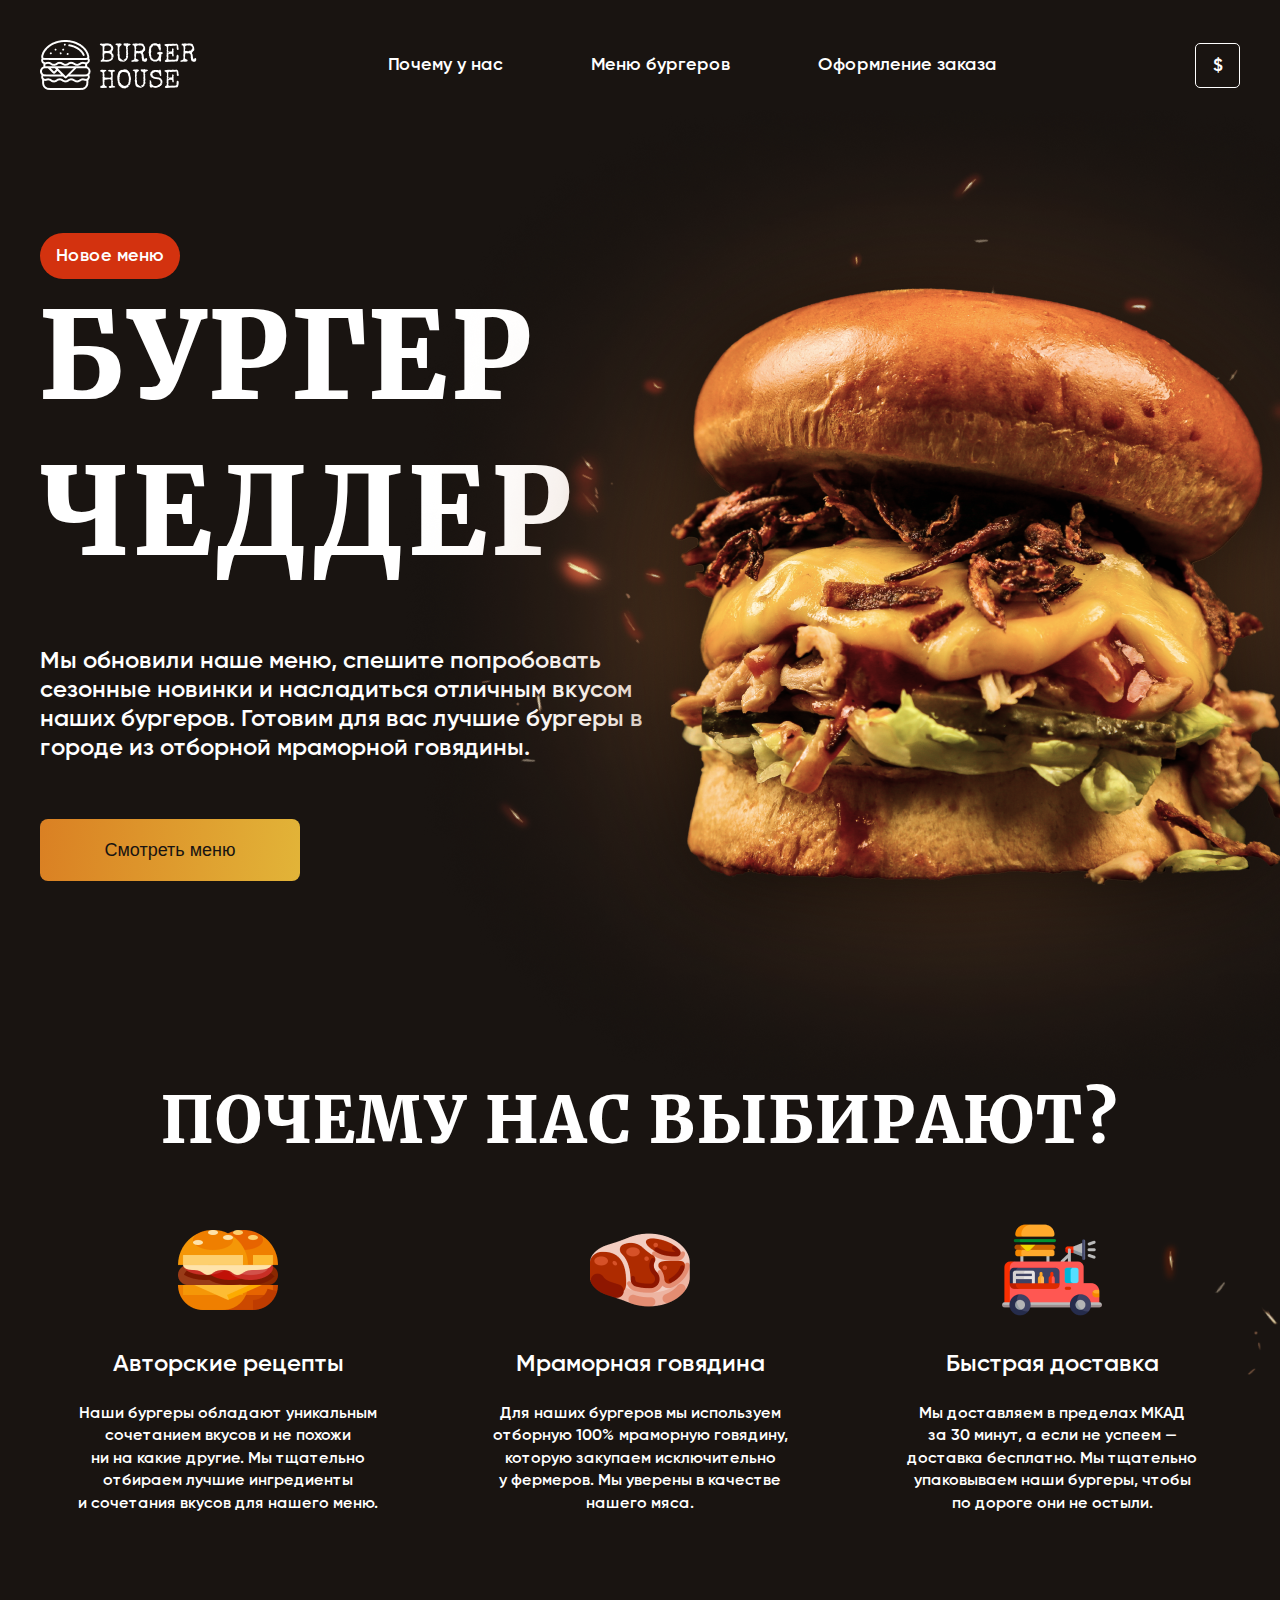
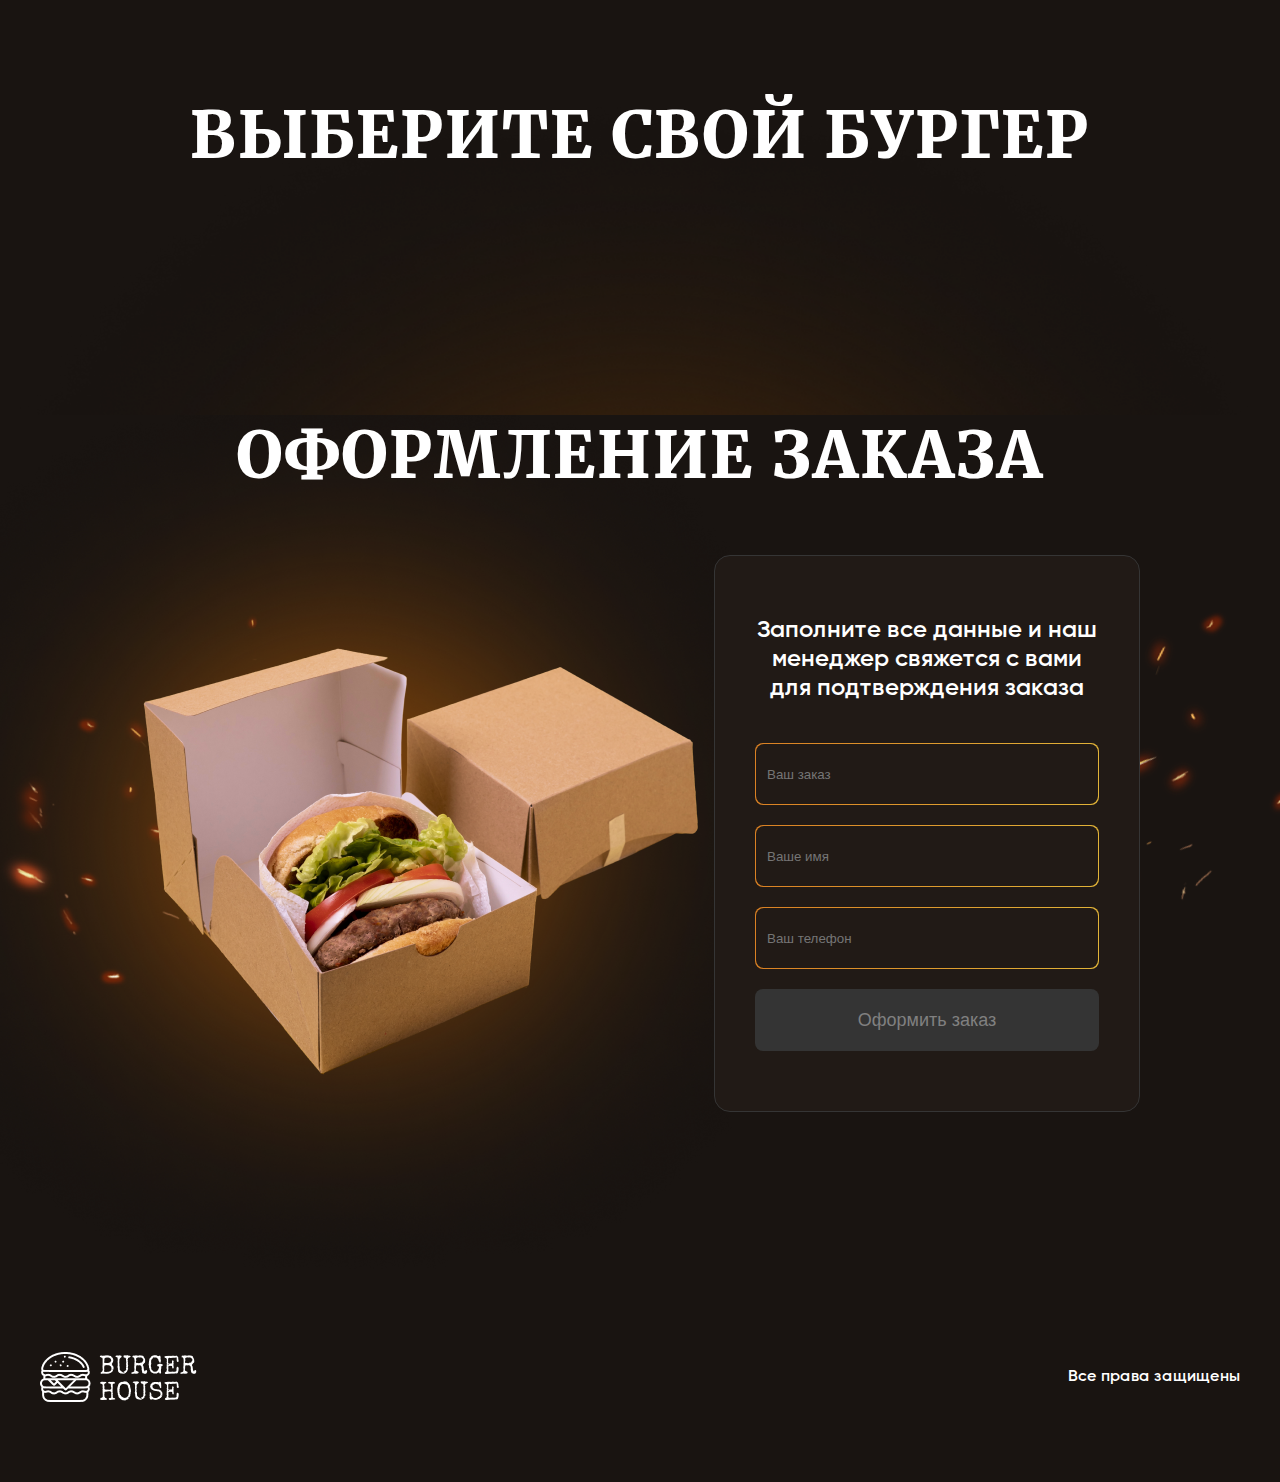
<file: index.html>
<!doctype html>
<html lang="en" data-critters-container>
<head>
  <meta charset="utf-8">
  <title>Burgers</title>
  <base href="/burgers/">
  <meta name="viewport" content="width=device-width, initial-scale=1">
  <link rel="icon" type="image/x-icon" href="favicon.ico">
<style>*{margin:0;padding:0}@font-face{font-family:Gilroy;src:url(Gilroy-Semibold.04e2f3d6f9e878bd.ttf)}
body{background-color:#191411;font-family:Gilroy,sans-serif;color:#fff}
</style>
<link rel="stylesheet" href="styles.90a5fe3ba1df8ced.css" media="print" onload="this.media='all'">
<noscript>
  <link rel="stylesheet" href="styles.90a5fe3ba1df8ced.css">
</noscript>
</head>
<body>
  <app-root></app-root><br>
<script src="runtime.bab105b0b4279f8f.js" type="module"></script><script src="polyfills.8e83bf027f865879.js" type="module"></script><script src="main.d9205c93c5ab1658.js" type="module"></script></body>
</html>
</file>
<file: styles.90a5fe3ba1df8ced.css>
*{margin:0;padding:0}@font-face{font-family:Gilroy;src:url(Gilroy-Semibold.04e2f3d6f9e878bd.ttf)}@font-face{font-family:Merriweather;src:url(Merriweather-Black.df86ea9c8ddc7eea.ttf)}body{background-color:#191411;font-family:Gilroy,sans-serif;color:#fff}.container{max-width:1200px;margin:0 auto}.button{border-radius:8px;background:linear-gradient(96deg,#DA8023 0%,#E2B438 100%);width:260px;height:62px;padding:19px;box-sizing:border-box;display:flex;justify-content:center;align-items:center;border:0;cursor:pointer;outline:none;color:#191411;font-size:18px}.button:hover{background:linear-gradient(96deg,#AC6115 0%,#9E7A19 100%)}.button:disabled{cursor:not-allowed;color:gray;background:#343434}.common-title{text-align:center;font-family:Merriweather,sans-serif;font-size:64px;line-height:80px;letter-spacing:1.92px;text-transform:uppercase}
</file>
